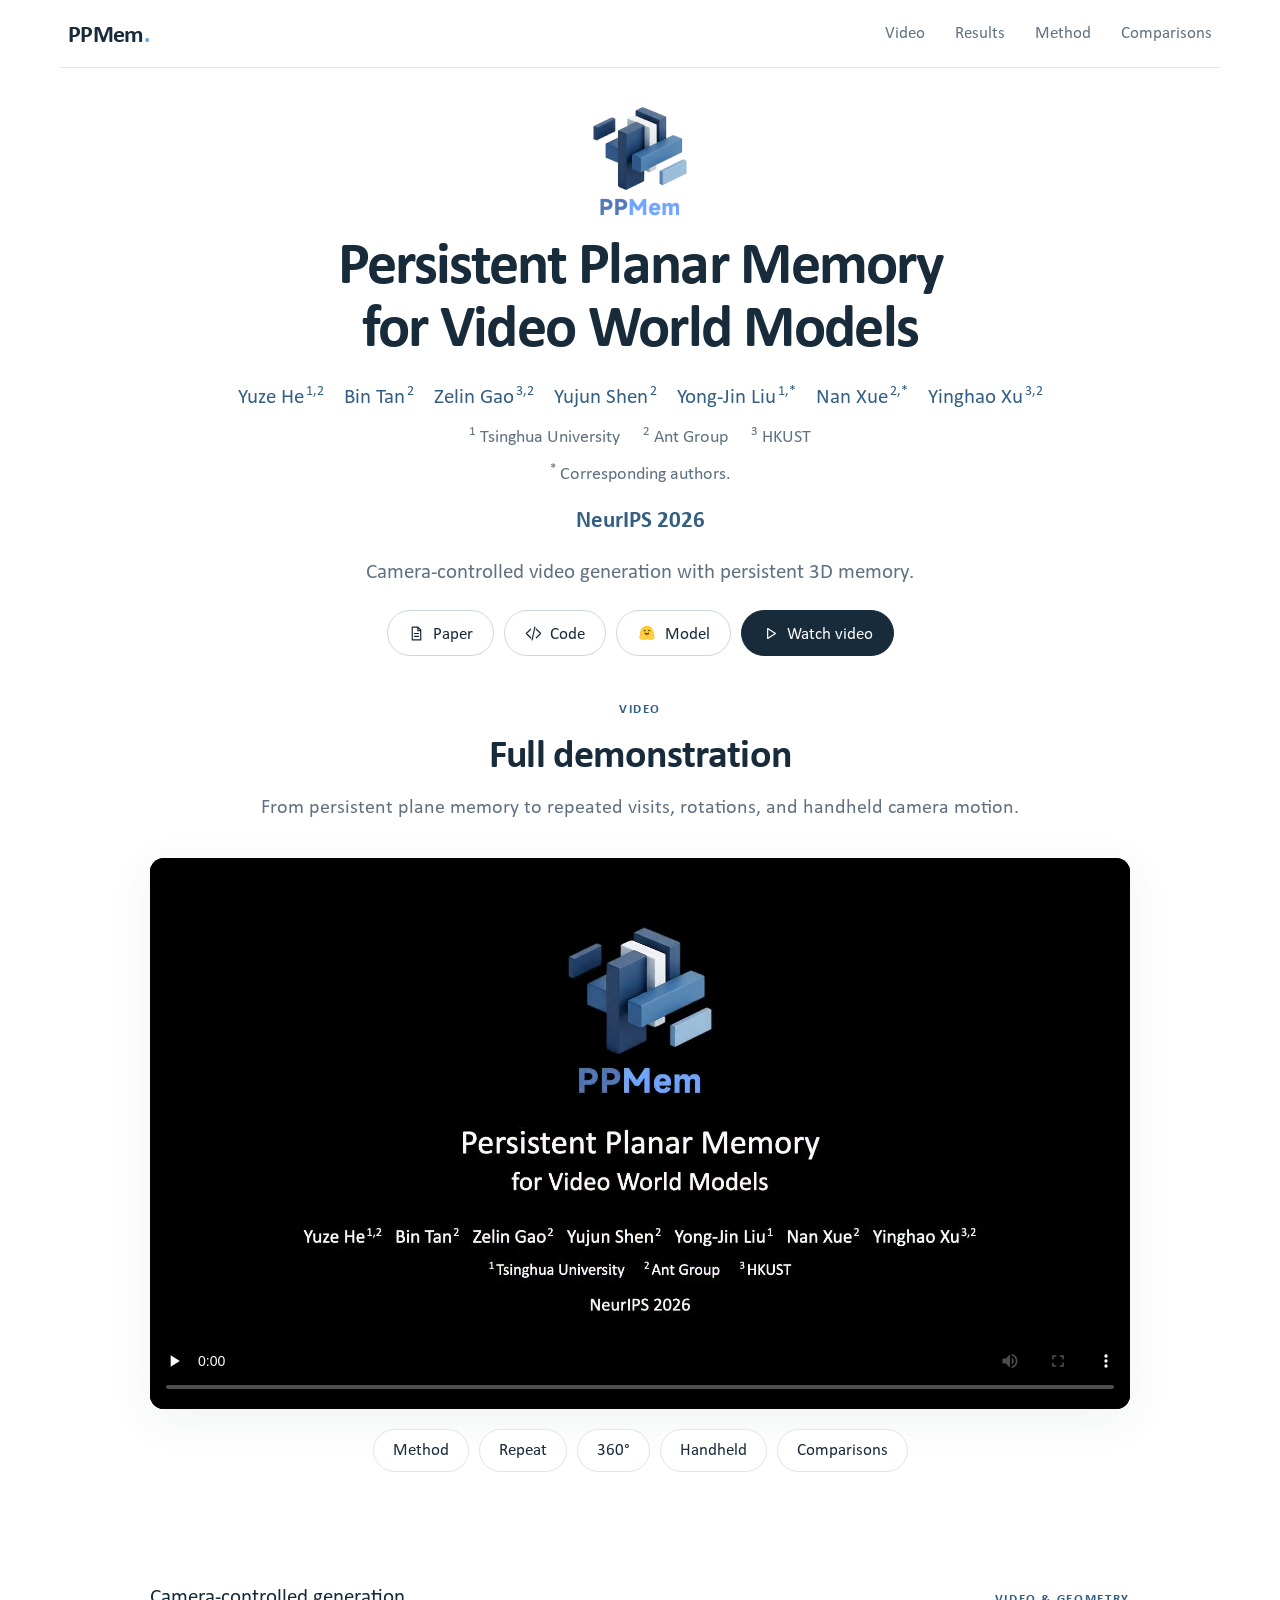
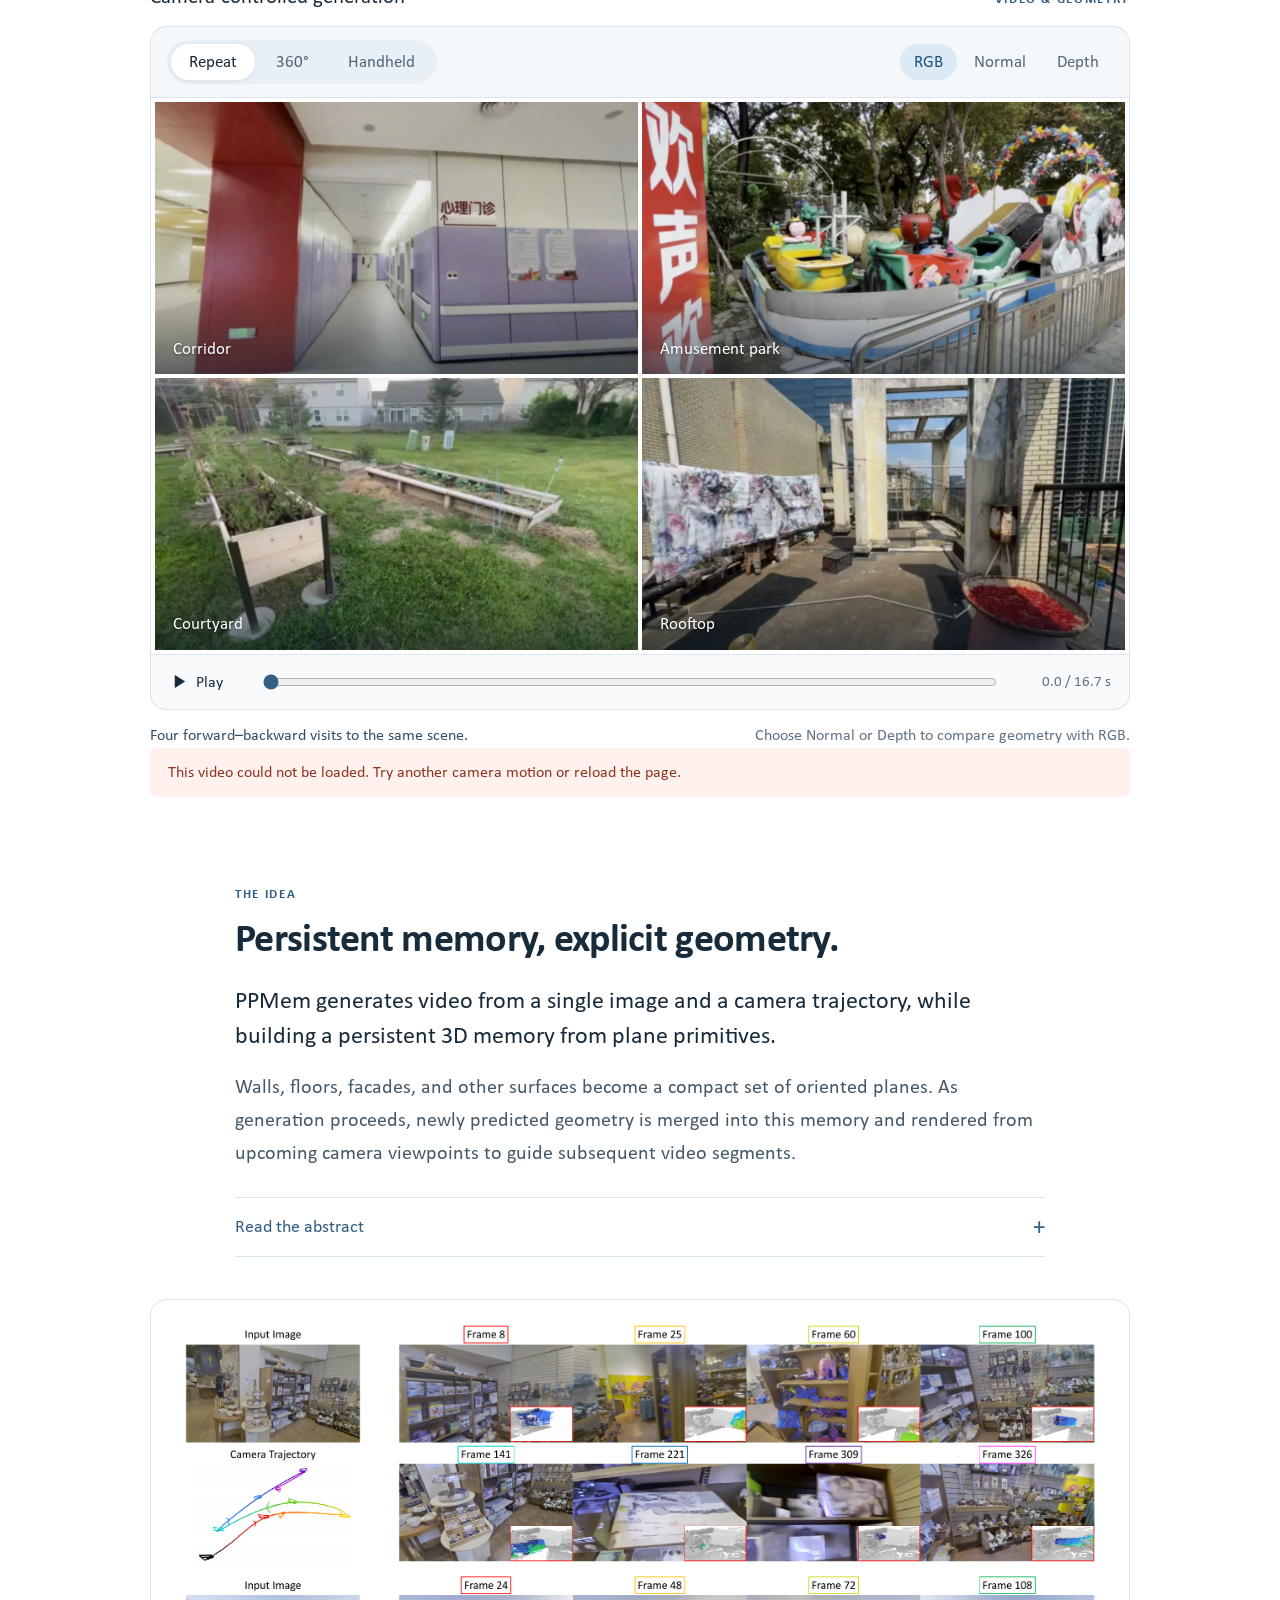
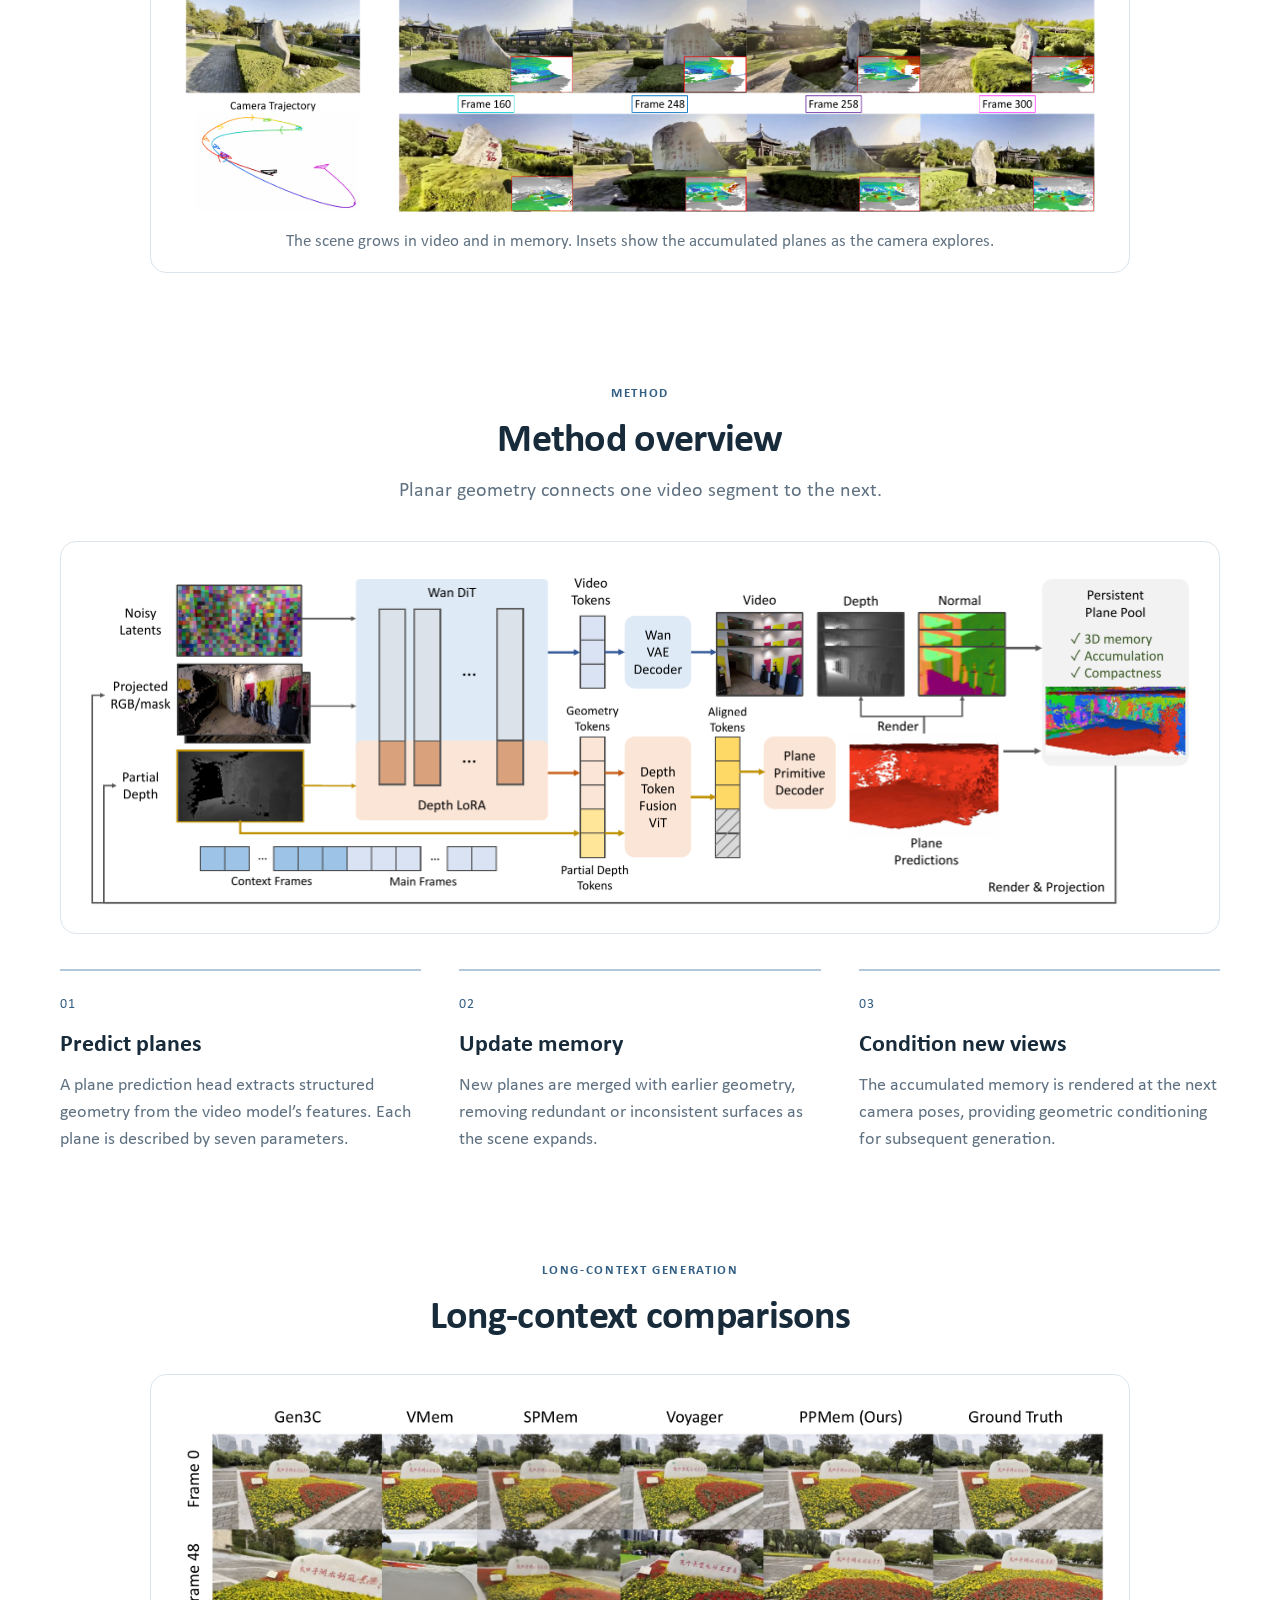
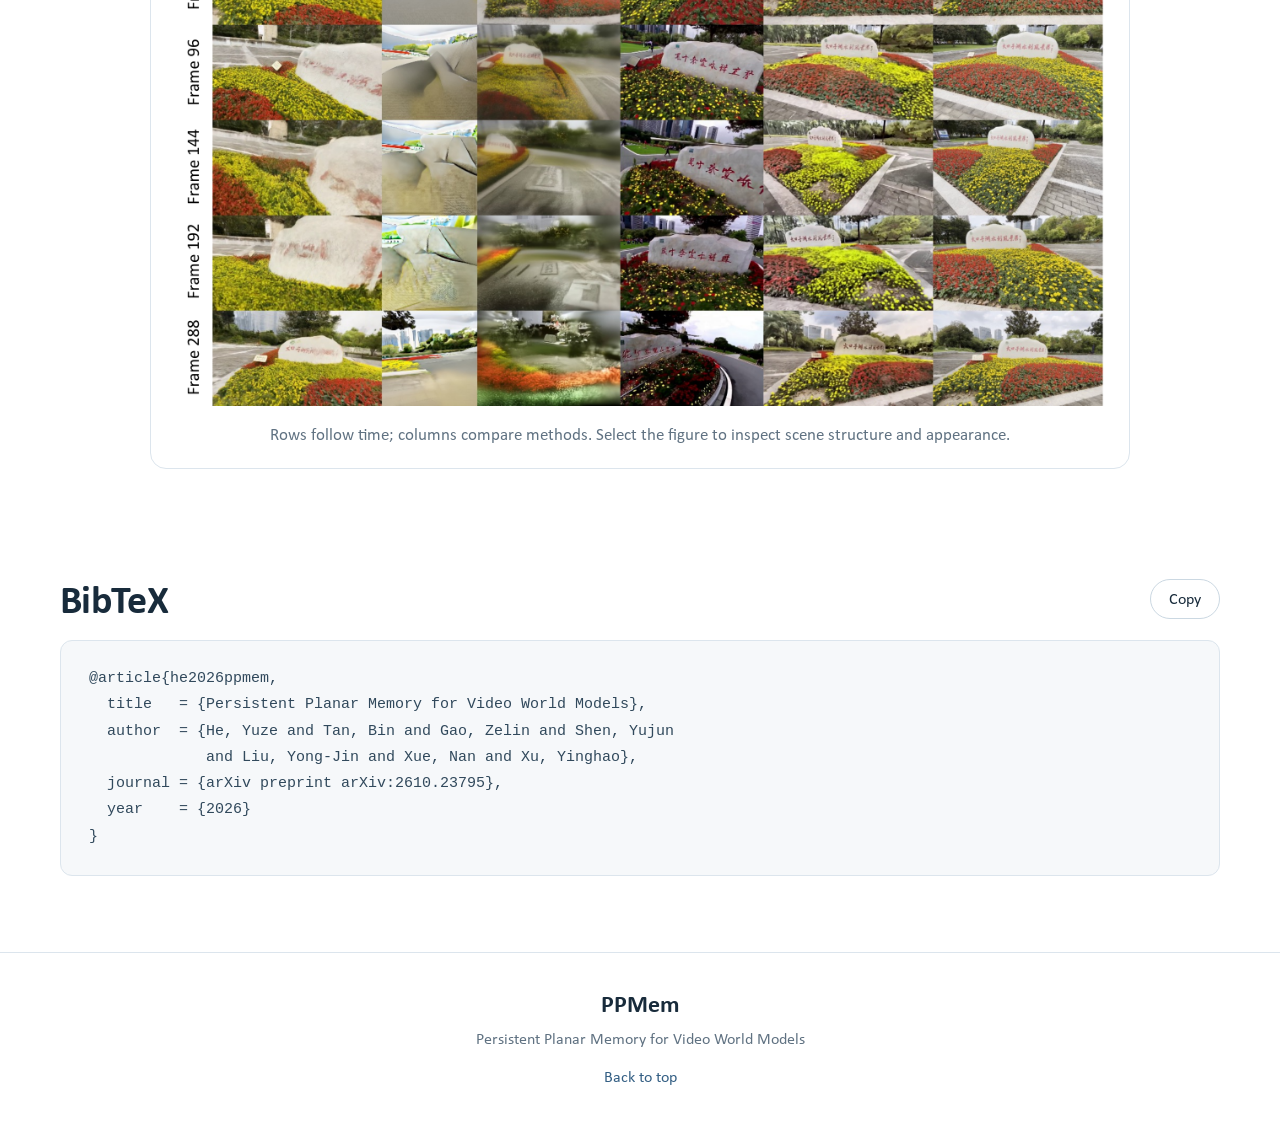
<file: ppmem/index.html>
<!doctype html>
<html lang="en">
<head>
  <meta charset="utf-8">
  <meta name="viewport" content="width=device-width, initial-scale=1">
  <title>PPMem — Persistent Planar Memory for Video World Models</title>
  <meta name="description" content="PPMem generates camera-controlled video from a single image while accumulating a persistent, plane-based 3D memory. Explore RGB, surface normals, and depth.">
  <meta name="theme-color" content="#ffffff">
  <link rel="icon" type="image/svg+xml" href="data:image/svg+xml,%3Csvg xmlns='http://www.w3.org/2000/svg' viewBox='0 0 32 32'%3E%3Crect x='3' y='7' width='10' height='22' rx='1' fill='%23294967'/%3E%3Crect x='15' y='3' width='10' height='22' rx='1' fill='%235d96c4'/%3E%3Cpath d='M7 19h22v8H7z' fill='%2389bfdf'/%3E%3C/svg%3E">
  <link rel="stylesheet" href="./styles.css?v=20261019-video-first">
</head>
<body>
  <a class="skip-link" href="#explore">Skip to results</a>
  <header class="site-nav">
    <a class="wordmark" href="#top" aria-label="PPMem home">PPMem<span class="brand-period">.</span></a>
    <nav aria-label="Page sections"><a href="#video">Video</a><a href="#explore">Results</a><a href="#method">Method</a><a href="#comparisons">Comparisons</a></nav>
  </header>
  <main id="top">
    <section class="hero" aria-labelledby="paper-title">
      <div class="logo-crop"><img src="./assets/ppmem.png" alt="PPMem" width="1024" height="558" fetchpriority="high"></div>
      <h1 id="paper-title">Persistent Planar Memory<br>for Video World Models</h1>
      <div id="authors" class="authors">
        <a href="https://hyzcluster.github.io/" target="_blank" rel="noopener noreferrer">Yuze He<sup>1,2</sup></a>
        <a href="https://icetttb.github.io/" target="_blank" rel="noopener noreferrer">Bin Tan<sup>2</sup></a>
        <a href="https://zelingao98.github.io/" target="_blank" rel="noopener noreferrer">Zelin Gao<sup>3,2</sup></a>
        <a href="https://shenyujun.github.io/" target="_blank" rel="noopener noreferrer">Yujun Shen<sup>2</sup></a>
        <a href="https://cg.cs.tsinghua.edu.cn/people/~Yongjin/Yongjin.htm" target="_blank" rel="noopener noreferrer">Yong-Jin Liu<sup>1,*</sup></a>
        <a href="https://xuenan.net/" target="_blank" rel="noopener noreferrer">Nan Xue<sup>2,*</sup></a>
        <a href="https://justimyhxu.github.io/" target="_blank" rel="noopener noreferrer">Yinghao Xu<sup>3,2</sup></a>
      </div>
      <div id="affiliations" class="affiliations">
        <span><sup>1</sup>Tsinghua University</span>
        <span><sup>2</sup>Ant Group</span>
        <span><sup>3</sup>HKUST</span>
      </div>
      <p class="affiliations"><span><sup>*</sup>Corresponding authors.</span></p>
      <p class="venue">NeurIPS 2026</p>
      <p class="hero-description">Camera-controlled video generation<br class="mobile-break"> with persistent 3D memory.</p>
      <div class="resource-links" aria-label="Project resources">
        <a id="paper-link" class="resource" href="https://arxiv.org/abs/2610.23795" target="_blank" rel="noopener noreferrer"><svg viewBox="0 0 24 24" aria-hidden="true"><path d="M6 3h8l4 4v14H6zM14 3v5h4M9 12h6M9 16h6"/></svg>Paper</a>
        <a id="code-link" class="resource" href="https://github.com/robbyant-research/PPMem" target="_blank" rel="noopener noreferrer"><svg viewBox="0 0 24 24" aria-hidden="true"><path d="m8 6-6 6 6 6m8-12 6 6-6 6M14 3l-4 18"/></svg>Code</a>
        <a id="model-link" class="resource" href="https://huggingface.co/Robbyant-Research/PPMem" target="_blank" rel="noopener noreferrer"><img class="model-mark" src="./assets/huggingface.svg" width="20" height="20" alt="Hugging Face">Model</a>
        <a class="resource primary" href="#video"><svg viewBox="0 0 24 24" aria-hidden="true"><path d="m8 5 11 7-11 7z"/></svg>Watch video</a>
      </div>
    </section>

    <section class="video-section section-shell" id="video" aria-labelledby="video-title">
      <div class="section-heading"><p class="section-kicker">VIDEO</p><h2 id="video-title">Full demonstration</h2><p>From persistent plane memory to repeated visits, rotations, and handheld camera motion.</p></div>
      <video id="full-demo" controls playsinline preload="none" poster="./assets/video-poster-v29.jpg" aria-label="PPMem full demonstration"><source src="https://huggingface.co/Robbyant-Research/PPMem/resolve/main/assets/ppmem-demo.mp4" type="video/mp4">Your browser cannot play this video. <a href="https://huggingface.co/Robbyant-Research/PPMem/resolve/main/assets/ppmem-demo.mp4">Download the demonstration.</a></video>
      <nav class="video-chapters" aria-label="Video chapters"><button type="button" data-time="9">Method</button><button type="button" data-time="61.533333">Repeat</button><button type="button" data-time="88.866667">360°</button><button type="button" data-time="113.933333">Handheld</button><button type="button" data-time="132.733333">Comparisons</button></nav>
    </section>

    <section class="explorer wide" id="explore" aria-label="Interactive generation results">
      <div class="explorer-heading"><span>Camera-controlled generation</span><span class="eyebrow">VIDEO &amp; GEOMETRY</span></div>
      <div class="explorer-toolbar">
        <div class="segmented" role="group" aria-label="Camera motion">
          <button type="button" data-camera="repeat" aria-pressed="true">Repeat</button>
          <button type="button" data-camera="spin" aria-pressed="false">360°</button>
          <button type="button" data-camera="handheld" aria-pressed="false">Handheld</button>
        </div>
        <div class="view-tabs" role="group" aria-label="Visualization">
          <button type="button" data-view="rgb" aria-pressed="true">RGB</button>
          <button type="button" data-view="normal" aria-pressed="false">Normal</button>
          <button type="button" data-view="depth" aria-pressed="false">Depth</button>
        </div>
      </div>
      <div class="scene-grid" id="scene-grid">
        <figure class="scene"><canvas width="1024" height="576" role="img" aria-label="Corridor generated video">Generated views of a corridor.</canvas><figcaption>Corridor</figcaption></figure>
        <figure class="scene"><canvas width="1024" height="576" role="img" aria-label="Amusement park generated video">Generated views of an amusement park.</canvas><figcaption>Amusement park</figcaption></figure>
        <figure class="scene"><canvas width="1024" height="576" role="img" aria-label="Courtyard generated video">Generated views of a courtyard.</canvas><figcaption>Courtyard</figcaption></figure>
        <figure class="scene"><canvas width="1024" height="576" role="img" aria-label="Rooftop generated video">Generated views of a rooftop.</canvas><figcaption>Rooftop</figcaption></figure>
      </div>
      <div class="comparison-control" id="comparison-control" hidden><span id="split-left">Normal</span><input id="split" type="range" min="0" max="100" step="1" value="50" aria-label="Comparison divider"><span id="split-right">RGB</span></div>
      <div class="playback-controls">
        <button id="play" class="play-button" type="button" aria-label="Play generated videos"><svg viewBox="0 0 24 24" aria-hidden="true"><path id="play-icon" d="m8 5 11 7-11 7z"/></svg><span id="play-text">Play</span></button>
        <input id="timeline" type="range" min="0" max="250" step="1" value="0" aria-label="Generated video progress">
        <output id="time" for="timeline">0.0 / 16.7 s</output>
      </div>
      <div class="explorer-caption"><p id="motion-caption">Four forward–backward visits to the same scene.</p><p id="viewer-hint">Choose Normal or Depth to compare geometry with RGB.</p></div>
      <p id="viewer-error" role="alert" hidden></p>
      <video id="atlas" muted playsinline preload="metadata" hidden></video>
      <noscript><p class="noscript-message">Enable JavaScript to explore synchronized views, or watch the full video below.</p></noscript>
    </section>

    <section class="text-section" id="abstract" aria-labelledby="abstract-title">
      <p class="section-kicker">THE IDEA</p><h2 id="abstract-title">Persistent memory, explicit geometry.</h2>
      <p class="lead">PPMem generates video from a single image and a camera trajectory, while building a persistent 3D memory from plane primitives.</p>
      <p>Walls, floors, facades, and other surfaces become a compact set of oriented planes. As generation proceeds, newly predicted geometry is merged into this memory and rendered from upcoming camera viewpoints to guide subsequent video segments.</p>
      <details class="abstract-details"><summary>Read the abstract <span aria-hidden="true">+</span></summary><div>
        <p>Video world models that generate and explore environments at scale need a persistent 3D memory of what they have produced. Plane primitives offer a natural candidate: a compact set of oriented planes captures the dominant structural elements (e.g., walls, floors, facades) of indoor and outdoor scenes, while requiring only 7 parameters per primitive.</p>
        <p>We present <strong>PPMem</strong>, a video world model that adopts plane primitives as its persistent 3D memory. PPMem augments a video diffusion transformer with a planar prediction head and a Depth Token Fusion (DTF) module: each autoregressive chunk jointly produces RGB video and planar geometry, which merges into a persistent plane memory that conditions subsequent chunks via rendered depth. The resulting memory is three orders of magnitude more compact than per-pixel point clouds (~100K primitives, ~5 MB for a full scene), geometrically explicit (metric depth, normals, exportable surfaces), cross-view consistent (jointly predicted by the shared backbone), and adaptive (refined by the merging procedure as generation proceeds). On DL3DV and RealEstate10K, PPMem outperforms prior 3D-grounded world models in video quality while jointly producing metric-scale depth, surface normals, and exportable planar geometry, sustaining coherence across hundreds of frames under large viewpoint changes.</p>
      </div></details>
    </section>

    <figure class="paper-figure wide teaser-figure">
      <a href="./assets/teaser.png" data-lightbox data-caption="Generated views and the growing persistent plane memory, from Figure 1 of the paper." aria-label="Enlarge generated views and plane memory figure"><img src="./assets/teaser.png" width="2200" height="1159" loading="lazy" alt="Indoor and outdoor generated video sequences, with insets showing the accumulated plane memory at successive camera views."></a>
      <figcaption>The scene grows in video and in memory. Insets show the accumulated planes as the camera explores.</figcaption>
    </figure>

    <section class="section-shell" id="method" aria-labelledby="method-title">
      <div class="section-heading"><p class="section-kicker">METHOD</p><h2 id="method-title">Method overview</h2><p>Planar geometry connects one video segment to the next.</p></div>
      <figure class="paper-figure method-figure"><a href="./assets/method.png" data-lightbox data-caption="PPMem architecture overview, from Figure 2 of the paper." aria-label="Enlarge PPMem architecture diagram"><img src="./assets/method.png" width="2200" height="671" loading="lazy" alt="PPMem architecture: a video diffusion transformer, plane prediction head, Depth Token Fusion module, and persistent plane pool with rendered conditioning."></a></figure>
      <div class="method-steps">
        <article><span class="step-number">01</span><h3>Predict planes</h3><p>A plane prediction head extracts structured geometry from the video model’s features. Each plane is described by seven parameters.</p></article>
        <article><span class="step-number">02</span><h3>Update memory</h3><p>New planes are merged with earlier geometry, removing redundant or inconsistent surfaces as the scene expands.</p></article>
        <article><span class="step-number">03</span><h3>Condition new views</h3><p>The accumulated memory is rendered at the next camera poses, providing geometric conditioning for subsequent generation.</p></article>
      </div>
    </section>

    <section class="section-shell" id="comparisons" aria-labelledby="comparison-title">
      <div class="section-heading"><p class="section-kicker">LONG-CONTEXT GENERATION</p><h2 id="comparison-title">Long-context comparisons</h2></div>
      <figure class="paper-figure comparison-figure"><a href="./assets/comparison.png" data-lightbox data-caption="Qualitative long-context comparison from the paper. All method labels and frame indices are retained." aria-label="Enlarge qualitative comparison"><img src="./assets/comparison.png" width="2200" height="1438" loading="lazy" alt="Long-context video comparison showing ground truth, PPMem, and baseline methods at the frame indices labeled in the paper."></a><figcaption>Rows follow time; columns compare methods. Select the figure to inspect scene structure and appearance.</figcaption></figure>
    </section>

    <section class="citation-section section-shell" id="citation" aria-labelledby="bibtex-title">
      <div class="citation-heading"><div><h2 id="bibtex-title">BibTeX</h2></div><button type="button" id="copy-bibtex">Copy</button></div>
      <pre class="bibtex-block"><code id="bibtex-entry">@article{he2026ppmem,
  title   = {Persistent Planar Memory for Video World Models},
  author  = {He, Yuze and Tan, Bin and Gao, Zelin and Shen, Yujun
             and Liu, Yong-Jin and Xue, Nan and Xu, Yinghao},
  journal = {arXiv preprint arXiv:2610.23795},
  year    = {2026}
}</code></pre>
    </section>
    <footer><span>PPMem</span><p>Persistent Planar Memory for Video World Models</p><a href="#top">Back to top</a></footer>
  </main>
  <dialog id="figure-dialog" aria-labelledby="figure-caption"><div class="dialog-toolbar"><p id="figure-caption"></p><button type="button" id="close-figure" aria-label="Close enlarged figure">Close <span aria-hidden="true">×</span></button></div><img id="enlarged-figure" alt=""></dialog>
  <script type="module" src="./app.js?cases=1ecdd41f6bc2&videos=org20261016"></script>
</body>
</html>
</file>
<file: ppmem/styles.css>
@font-face{font-family:Calibri;src:url('./assets/Calibri.ttf') format('truetype');font-style:normal;font-weight:400;font-display:swap}
@font-face{font-family:Calibri;src:url('./assets/Calibrib.ttf') format('truetype');font-style:normal;font-weight:700;font-display:swap}
:root{color-scheme:light;--ink:#182b3b;--muted:#607282;--blue:#345f84;--light:#eff5fa;--line:#dce5ed;--paper:#fff;--wide:1160px;--video-width:980px;--body:Calibri,'Segoe UI',Arial,sans-serif}
*{box-sizing:border-box}html{scroll-behavior:smooth;scroll-padding-top:92px}body{margin:0;background:var(--paper);color:var(--ink);font-family:var(--body);font-size:19px;line-height:1.55}button,input,a{-webkit-tap-highlight-color:transparent}button,input{font:inherit}button,a{touch-action:manipulation}a{color:inherit;text-decoration:none}button{color:inherit;cursor:pointer}button:disabled{cursor:not-allowed}img{max-width:100%;height:auto;display:block}button:focus-visible,a:focus-visible,summary:focus-visible,input:focus-visible{outline:3px solid #73a7d4;outline-offset:4px}button,input{accent-color:var(--blue)}[hidden]{display:none!important}
.skip-link{position:fixed;z-index:20;left:16px;top:-80px;background:var(--ink);color:white;padding:10px 18px;border-radius:6px}.skip-link:focus{top:10px}.site-nav{height:68px;max-width:var(--wide);margin:auto;padding:0 8px;display:flex;align-items:center;justify-content:space-between;border-bottom:1px solid var(--line)}.wordmark{font-weight:700;font-size:24px;letter-spacing:-.7px}.brand-period{color:#77a7d0}.site-nav nav{display:flex;gap:30px;font-size:17px}.site-nav nav a{color:var(--muted)}.site-nav nav a:hover{color:var(--blue)}.hero{text-align:center;padding:39px 20px 43px}.logo-crop{width:94px;height:109px;position:relative;overflow:hidden;margin:0 auto 16px}.logo-crop img{position:absolute;max-width:none;width:340px;height:auto;left:-123.18px;top:-33.535px}.hero h1{font-size:clamp(36px,4.7vw,61px);line-height:1.04;font-weight:700;letter-spacing:-1.7px;margin:0 auto;max-width:1000px}.hero-description{color:var(--muted);font-size:21px;line-height:1.4;margin:22px auto 24px}.mobile-break{display:none}.authors{display:flex;justify-content:center;flex-wrap:wrap;gap:8px 20px;margin:24px auto 0;color:var(--blue);max-width:1000px;font-size:21px;line-height:1.5}.authors a{white-space:nowrap;text-decoration:none}.authors a:hover{text-decoration:underline}.authors sup{font-size:.66em;margin-left:2px}.affiliations sup{font-size:.72em;margin-right:4px}.venue{font-size:23px;font-weight:700;line-height:1.4;color:var(--blue);margin:16px 0 0}.affiliations{display:flex;justify-content:center;flex-wrap:wrap;gap:5px 23px;color:var(--muted);margin:8px auto 0;font-size:18px;line-height:1.5}.affiliations span{white-space:nowrap}.resource-links{display:flex;justify-content:center;gap:10px;flex-wrap:wrap}.resource{display:inline-flex;align-items:center;justify-content:center;gap:8px;font-size:17px;line-height:1;padding:12px 20px;border:1px solid #cbd8e2;border-radius:30px;min-height:44px}.resource.primary{background:var(--ink);border-color:var(--ink);color:white}.resource.primary:hover{background:var(--blue)}.resource svg{width:17px;height:17px;fill:none;stroke:currentColor;stroke-width:1.7;stroke-linejoin:round;stroke-linecap:round}.resource.unavailable{color:#617282;background:#f8fafc;cursor:default}.soon{font-size:13px;color:#708292;padding-left:2px}.wide,.section-shell{max-width:var(--wide);margin-left:auto;margin-right:auto}.explorer{margin-bottom:88px}.explorer-heading{display:flex;justify-content:space-between;align-items:baseline;gap:20px;margin-bottom:14px;font-size:21px}.eyebrow,.section-kicker{font-size:13px;font-weight:700;letter-spacing:1.65px;color:var(--blue)}.explorer-toolbar{display:flex;align-items:center;justify-content:space-between;gap:14px;background:#f5f8fb;border:1px solid var(--line);border-bottom:0;padding:13px 16px;border-radius:17px 17px 0 0}.segmented{display:flex;gap:3px;padding:4px;border-radius:28px;background:#e8eff5}.segmented button,.view-tabs button{background:none;border:0;padding:7px 18px;font-size:17px;line-height:1.3;min-height:36px;border-radius:23px;white-space:nowrap;color:#526677}.segmented button[aria-pressed=true]{background:white;color:var(--ink);box-shadow:0 1px 4px #243c5814}.view-tabs{display:flex;gap:3px}.view-tabs button{padding:7px 14px}.view-tabs button[aria-pressed=true]{background:#dceaf5;color:#1f517c}.view-tabs button:disabled{opacity:.42}.scene-grid{display:grid;grid-template-columns:1fr 1fr;gap:4px;padding:4px;background:white;border:1px solid var(--line)}.scene{margin:0;position:relative;overflow:hidden;aspect-ratio:16/9;background:#e9eef3}.scene canvas{width:100%;height:100%;display:block}.scene:after{content:'';position:absolute;inset:65% 0 0;pointer-events:none;background:linear-gradient(transparent,#08172688)}.scene figcaption{position:absolute;left:18px;bottom:12px;z-index:1;color:white;font-size:17px;text-shadow:0 1px 3px #0007}.playback-controls{display:flex;align-items:center;gap:18px;padding:12px 18px;border:1px solid var(--line);border-top:0;border-radius:0 0 16px 16px;background:#f8fafc}.play-button{padding:3px 0;min-width:74px;display:flex;align-items:center;gap:8px;background:none;border:0;font-size:16px}.play-button svg{width:19px;height:19px;fill:var(--ink);stroke:var(--ink);stroke-width:1.5}.playback-controls input{flex:1;min-width:40px;cursor:pointer;height:20px}.playback-controls output{font-size:15px;white-space:nowrap;color:var(--muted);font-variant-numeric:tabular-nums;min-width:94px;text-align:right}.comparison-control{display:flex;align-items:center;justify-content:center;gap:20px;padding:13px 24px;background:var(--light);border:1px solid var(--line);border-top:0;font-size:16px}.comparison-control input{width:290px;max-width:55%;height:23px;cursor:ew-resize}.explorer-caption{display:flex;justify-content:space-between;gap:20px;margin-top:13px}.explorer-caption p{font-size:16px;color:var(--muted);margin:0}.explorer-caption p:first-child{color:#334d62}#viewer-error,.noscript-message{background:#fff2ee;color:#8f3421;padding:12px 18px;border-radius:6px;font-size:16px}.text-section{max-width:810px;margin:0 auto 42px}.section-kicker{margin:0 0 12px}h2{font-size:40px;line-height:1.14;letter-spacing:-.7px;font-weight:700;margin:0 0 22px}p{margin:0 0 18px}.text-section p{color:#455968;font-size:20px;line-height:1.65}.text-section .section-kicker{font-size:13px;color:var(--blue);line-height:1.4}.text-section .lead{font-size:24px;line-height:1.45;color:var(--ink)}.abstract-details{border-top:1px solid var(--line);border-bottom:1px solid var(--line);margin:28px 0 0}.abstract-details summary{cursor:pointer;list-style:none;padding:15px 0;color:var(--blue);font-size:18px;display:flex;justify-content:space-between}.abstract-details summary::-webkit-details-marker{display:none}.abstract-details summary span{font-size:25px;line-height:1}.abstract-details[open] summary span{transform:rotate(45deg)}.abstract-details div{padding:4px 0 8px}.abstract-details div p{font-size:18px}.paper-figure{margin:0}.paper-figure a{display:block;cursor:zoom-in;border-radius:10px}.paper-figure img{width:100%;height:auto}.paper-figure figcaption{max-width:870px;margin:16px auto 0;color:var(--muted);font-size:17px;line-height:1.5;text-align:center}.teaser-figure{padding:24px 26px 18px;border:1px solid var(--line);border-radius:16px;margin-bottom:110px}.section-shell{margin-bottom:108px}.section-heading{text-align:center;max-width:840px;margin:0 auto 36px}.section-heading h2{margin-bottom:14px}.section-heading>p:last-child{color:var(--muted);font-size:20px}.method-figure{padding:28px 30px;border:1px solid var(--line);border-radius:16px}.method-steps{display:grid;grid-template-columns:repeat(3,1fr);gap:38px;margin-top:35px}.method-steps article{border-top:2px solid #b1c8dc;padding-top:16px}.step-number{font-size:14px;color:var(--blue);font-variant-numeric:tabular-nums;letter-spacing:1px}.method-steps h3{font-size:24px;margin:7px 0 10px}.method-steps p{font-size:18px;line-height:1.5;color:var(--muted);margin:0}.comparison-figure{border:1px solid var(--line);border-radius:16px;padding:25px 25px 20px}.video-section video{display:block;width:100%;aspect-ratio:16/9;object-fit:contain;background:#080b0e;border-radius:14px;box-shadow:0 10px 45px #1a344812}.video-chapters{display:flex;justify-content:center;gap:10px;flex-wrap:wrap;margin-top:20px}.video-chapters button{border:1px solid var(--line);background:white;border-radius:22px;padding:7px 19px;font-size:17px;min-height:40px}.video-chapters button:hover{color:var(--blue);background:var(--light)}footer{border-top:1px solid var(--line);padding:32px 20px 42px;display:flex;flex-direction:column;align-items:center;color:var(--muted);font-size:16px;gap:5px}footer>span{font-weight:700;color:var(--ink);font-size:24px}footer p{margin:0}footer a{color:var(--blue);margin-top:8px}dialog{border:0;border-radius:12px;width:min(1500px,96vw);max-height:92vh;padding:20px;color:var(--ink);background:white;box-shadow:0 15px 100px #0003}dialog::backdrop{background:#101e2cbb;backdrop-filter:blur(5px)}.dialog-toolbar{display:flex;align-items:center;justify-content:space-between;gap:24px;margin-bottom:20px;font-size:16px}.dialog-toolbar p{margin:0}.dialog-toolbar button{border:1px solid var(--line);background:white;padding:7px 15px;border-radius:6px;white-space:nowrap}.dialog-toolbar button span{margin-left:8px}dialog img{margin:auto;width:auto;max-width:100%;height:auto}body.dialog-open{overflow:hidden}
@media(min-width:1500px){.hero{padding-top:50px;padding-bottom:50px}.hero h1{font-size:65px}.hero-description{font-size:23px}}
@media(max-width:1220px){.site-nav,.wide,.section-shell{margin-left:28px;margin-right:28px}.text-section{margin-left:auto;margin-right:auto;padding-left:28px;padding-right:28px}.hero{padding-top:29px}.explorer-toolbar{padding:11px 12px}.segmented button{padding:7px 15px}.view-tabs button{padding:7px 11px}}
@media(max-width:740px){html{scroll-padding-top:20px}.site-nav{height:60px;margin:0 20px;padding:0}.site-nav nav{gap:16px;font-size:15px}.site-nav nav a[href="#comparisons"]{display:none}.hero{padding:30px 18px 35px}.logo-crop{margin-bottom:20px}.hero h1{font-size:39px;line-height:1.08;letter-spacing:-1px}.hero-description{font-size:19px;max-width:340px;margin:19px auto 22px}.mobile-break{display:block}.resource{font-size:16px;padding:11px 15px;gap:6px}.resource-links{gap:8px}.soon{font-size:12px}.wide,.section-shell{margin-left:18px;margin-right:18px}.explorer-heading{font-size:19px;gap:12px}.explorer-heading .eyebrow{font-size:11px;letter-spacing:1px}.explorer-toolbar{align-items:stretch;flex-direction:column;gap:9px;padding:11px}.segmented{align-self:center}.segmented button{font-size:16px;padding:7px 22px}.view-tabs{justify-content:center}.view-tabs button{font-size:16px;padding:6px 14px}.scene-grid{gap:3px;padding:3px}.scene figcaption{left:9px;bottom:7px;font-size:14px}.playback-controls{padding:12px;gap:11px}.play-button{min-width:23px}.play-button span{display:none}.playback-controls output{font-size:14px;min-width:87px}.explorer-caption{display:block;margin:13px 2px 0}.explorer-caption p{font-size:15px;margin-bottom:4px}.explorer{margin-bottom:58px}.text-section{padding:0 23px;margin-bottom:30px}.text-section h2,h2{font-size:32px;letter-spacing:-.4px}.text-section .lead{font-size:23px}.text-section p{font-size:19px}.section-kicker{font-size:12px}.teaser-figure{padding:15px 10px;margin-bottom:65px}.paper-figure figcaption{font-size:15px;text-align:left;margin:13px 4px 0}.section-shell{margin-bottom:66px}.section-heading{text-align:left;margin:0 5px 25px}.section-heading>p:last-child{font-size:19px}.method-figure{padding:15px 10px}.method-steps{gap:24px;grid-template-columns:1fr;margin:28px 6px 0}.method-steps article{padding-top:13px}.method-steps h3{font-size:24px}.method-steps p{font-size:18px}.comparison-figure{padding:14px 10px}.video-section video{border-radius:9px}.video-chapters{gap:7px;margin-top:14px}.video-chapters button{font-size:16px;padding:6px 12px}.dialog-toolbar{align-items:flex-start;font-size:15px;gap:12px}dialog{padding:14px}.dialog-toolbar button{padding:6px 9px}footer{text-align:center;padding-bottom:35px}}
@media(max-width:390px){.hero h1{font-size:35px}.resource{padding:10px 13px}.view-tabs button{padding:6px 11px}.explorer-heading .eyebrow{display:none}.scene-grid{grid-template-columns:1fr}.scene figcaption{font-size:16px;left:13px;bottom:10px}.site-nav nav{gap:12px}}
@media(prefers-reduced-motion:reduce){html{scroll-behavior:auto}*,*:before,*:after{transition:none!important;animation:none!important}}

.resource .model-mark{width:20px;height:20px;object-fit:contain;flex-shrink:0}
.citation-section{margin-bottom:76px}.citation-heading{display:flex;align-items:center;justify-content:space-between;gap:20px;margin-bottom:18px}.citation-heading>div{display:flex;align-items:center;gap:14px}.citation-heading h2{margin:0}.placeholder-badge{color:var(--muted);background:var(--light);font-size:13px;line-height:1.4;padding:4px 10px;border-radius:20px}.citation-heading button{font-size:16px;line-height:1.3;min-height:40px;border:1px solid #cbd8e2;border-radius:22px;background:white;padding:8px 18px;white-space:nowrap}.citation-heading button:hover{color:var(--blue);background:var(--light)}.bibtex-block{margin:0;padding:25px 28px;border:1px solid var(--line);border-radius:12px;background:#f6f8fa;overflow-x:auto;color:#31495c;font:15px/1.75 ui-monospace,SFMono-Regular,Consolas,monospace;text-align:left;tab-size:2}.bibtex-block code{font:inherit}
@media(max-width:740px){.citation-section{margin-bottom:48px}.citation-heading{gap:10px;flex-wrap:wrap}.citation-heading>div{gap:10px}.citation-heading h2{font-size:30px}.placeholder-badge{font-size:12px;padding:3px 8px}.citation-heading button{font-size:15px;padding:7px 13px}.bibtex-block{padding:18px 16px;font-size:12px;line-height:1.7}}

/* Center the standalone teaser independently of figure defaults and narrow video displays. */
.teaser-figure.wide{width:min(var(--video-width),calc(100% - 56px));margin-left:auto;margin-right:auto}
.explorer.wide{width:min(var(--video-width),calc(100% - 56px));margin-left:auto;margin-right:auto}
.video-section video{max-width:var(--video-width);margin-left:auto;margin-right:auto}
@media(max-width:740px){.teaser-figure.wide,.explorer.wide{width:calc(100% - 36px)}}

.comparison-figure{max-width:var(--video-width);margin-left:auto;margin-right:auto}
</file>
